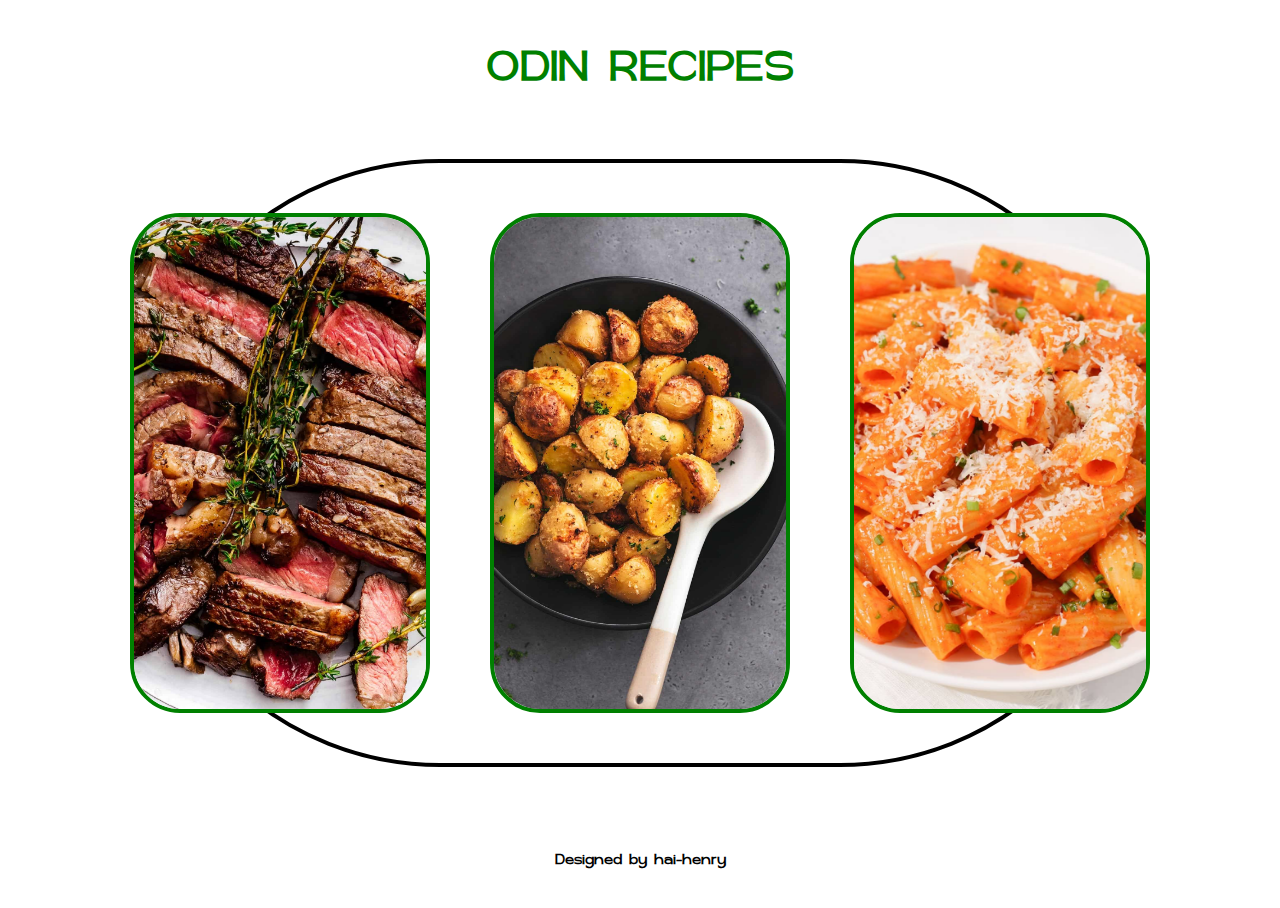
<file: index.html>
<!DOCTYPE html>
<html lang="en">
<head>
    <meta charset="UTF-8">
    <meta http-equiv="X-UA-Compatible" content="IE=edge">
    <meta name="viewport" content="width=device-width, initial-scale=1.0">
    <title>Odin Recipes</title>
    <link rel="stylesheet" href="styles.css">
</head>
<body>
    <div class="container" id="container">
        <div class="title">
            <h1>Odin Recipes</h1>
        </div>
        <div class="recipes">
            <a href="recipes/steak.html" class="recipe-row">
                <div class="img-container">
                    <img src="images/steak.jpg" alt="Delicious steak">
                </div>
                <div class="recipe-info">
                    <h1>Steak</h1>
                    <p>Steak is something you can never go wrong with. It is an essential dish that
                        everyone should know how to make. It's easy, delicious and perfect for any occasion.
                        I will show you how to make steak that will make you never want to order at a restraunt ever
                        again.
                    </p>
                </div>
            </a>
            <a href="recipes/airfrypotatoes.html" class="recipe-row">
                <div class="img-container">
                     <img src="images/airfrypotatoes.jpg" alt="Crispy Potatoes">
                </div>
                <div class="recipe-info">
                    <h1>Air Fried Crispy Potatoes</h1>
                    <p>Air fried crispy potatoes, a perfect snack or even a side dish for your main course
                        such as the declicious steak recipe that I have. This recipe is simple, quick, and
                        delicous.
                    </p>
                </div>
            </a>
            <a href="recipes/creamypasta.html" class="recipe-row">
                <div class="img-container">
                    <img src="images/gochujangpasta.jpg" alt="Creamy Gochujang Pasta">
                </div>
                <div class="recipe-info">
                    <h1>Creamy Gochujang Pasta</h1>
                    <p> This Gochujang pasta is simple and is a perfect for any meal. Pair this with
                        a protein of your choice and you'll have a perfect meal. This pasta has a great
                        combination of spice, sweetness and a savory taste to it.
                    </p>
                </div>
            </a>
        </div>
        <div class="recipe-backdrop"></div> 
        <div class="footer">
            <h5>Designed by hai-henry</h5>
        </div>
    </div>
</body>
</html>
</file>
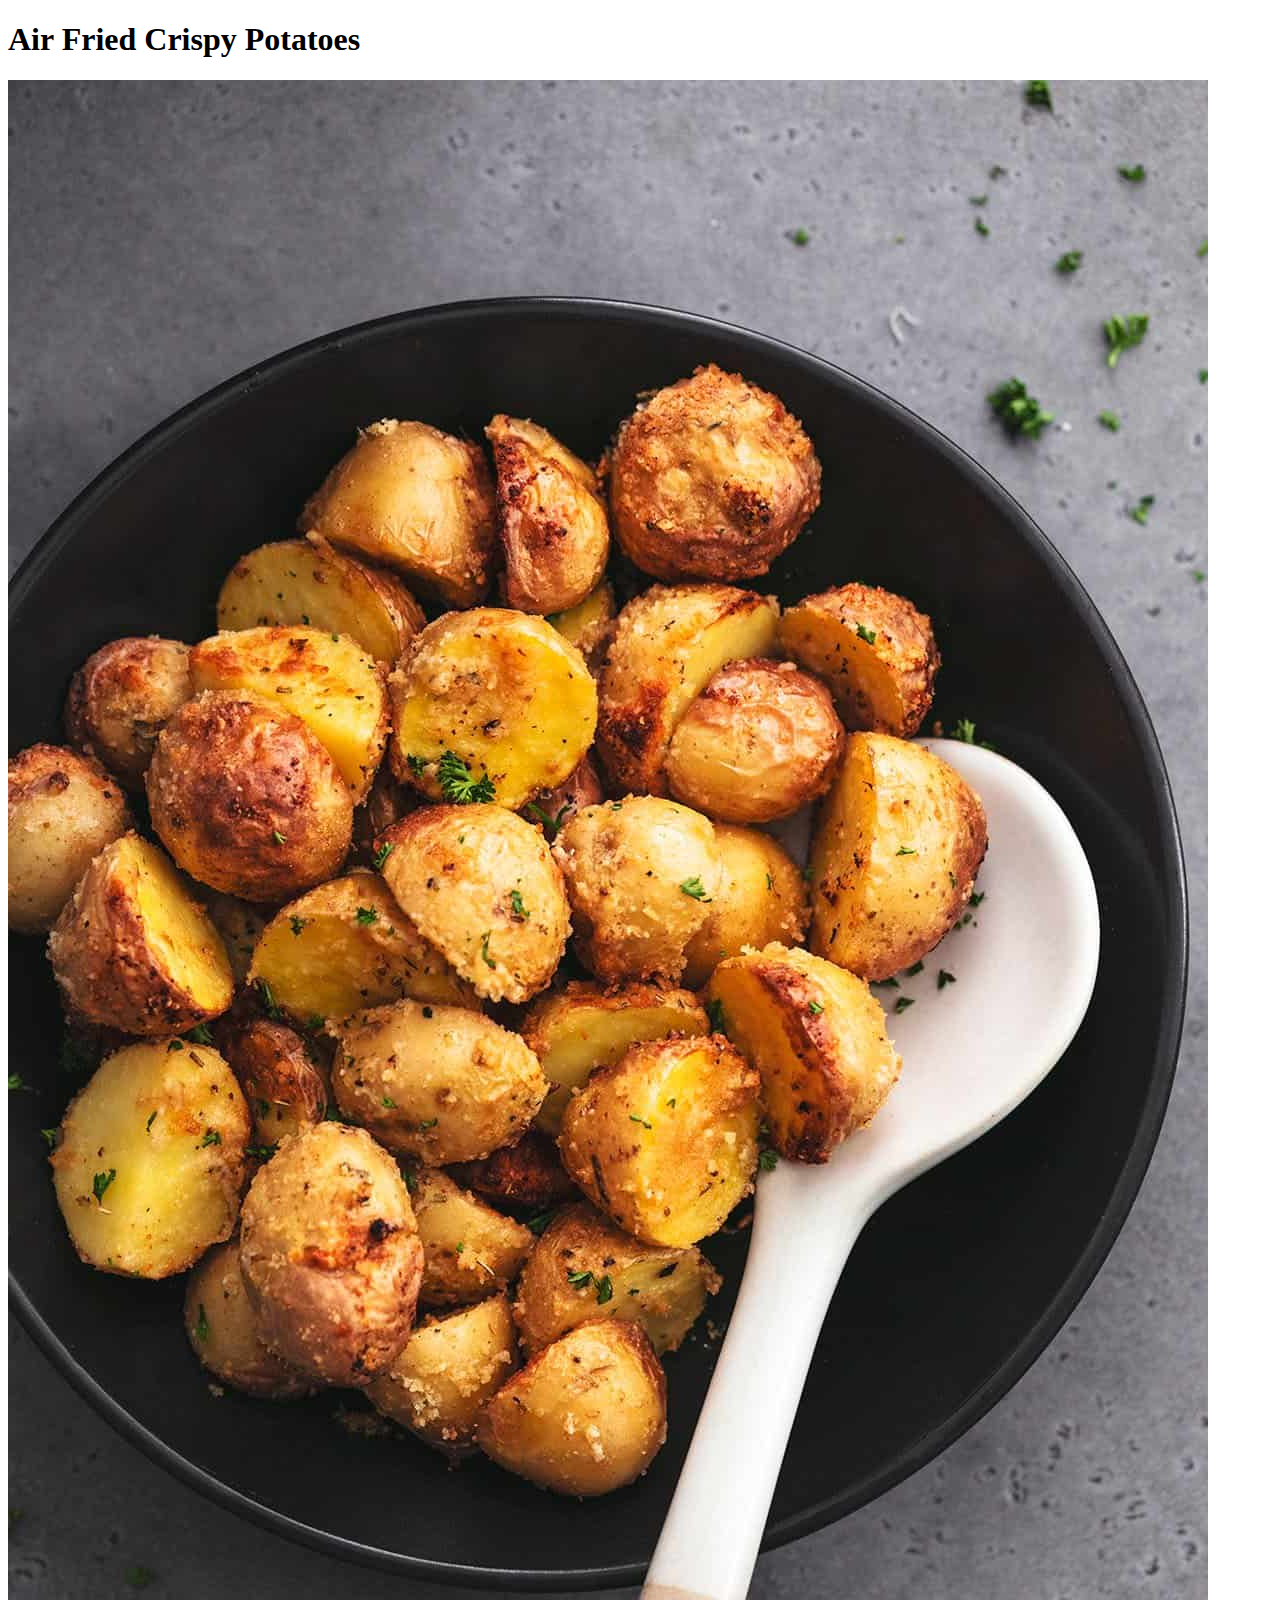
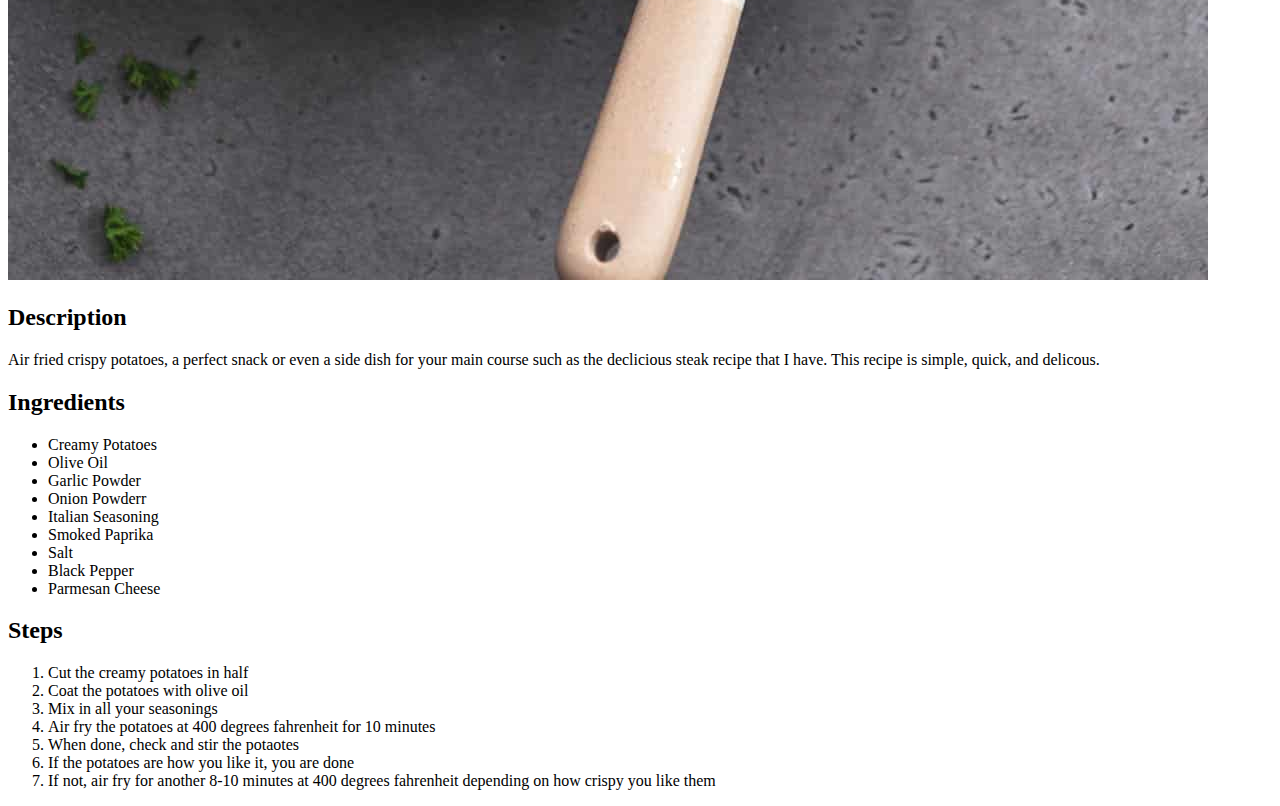
<file: recipes/airfrypotatoes.html>
<!DOCTYPE html>
<html lang="en">
<head>
    <meta charset="UTF-8">
    <meta http-equiv="X-UA-Compatible" content="IE=edge">
    <meta name="viewport" content="width=device-width, initial-scale=1.0">
    <title>Air Fried Potatoes</title>
</head>
<body>
    <h1>Air Fried Crispy Potatoes</h1>
    <a href="https://www.lecremedelacrumb.com/air-fryer-potatoes/">
        <img src="../images/airfrypotatoes.jpg" alt="Crispy potatoes">
    </a>
    <h2>Description</h2>
    <p>Air fried crispy potatoes, a perfect snack or even a side dish for your main course
        such as the declicious steak recipe that I have. This recipe is simple, quick, and
        delicous.
    </p>
    <h2>Ingredients</h2>
    <ul>
        <li>Creamy Potatoes</li>
        <li>Olive Oil</li>
        <li>Garlic Powder</li>
        <li>Onion Powderr</li>
        <li>Italian Seasoning</li>
        <li>Smoked Paprika</li>
        <li>Salt</li>
        <li>Black Pepper</li>
        <li>Parmesan Cheese</li>
    </ul>
    <h2>Steps</h2>
    <ol>
        <li>Cut the creamy potatoes in half</li>
        <li>Coat the potatoes with olive oil</li>
        <li>Mix in all your seasonings</li>
        <li>Air fry the potatoes at 400 degrees fahrenheit for 10 minutes</li>
        <li>When done, check and stir the potaotes</li>
        <li>If the potatoes are how you like it, you are done</li>
        <li>If not, air fry for another 8-10 minutes at 400 degrees fahrenheit 
            depending on how crispy you like them</li>
    </ol>
</body>
</html>
</file>
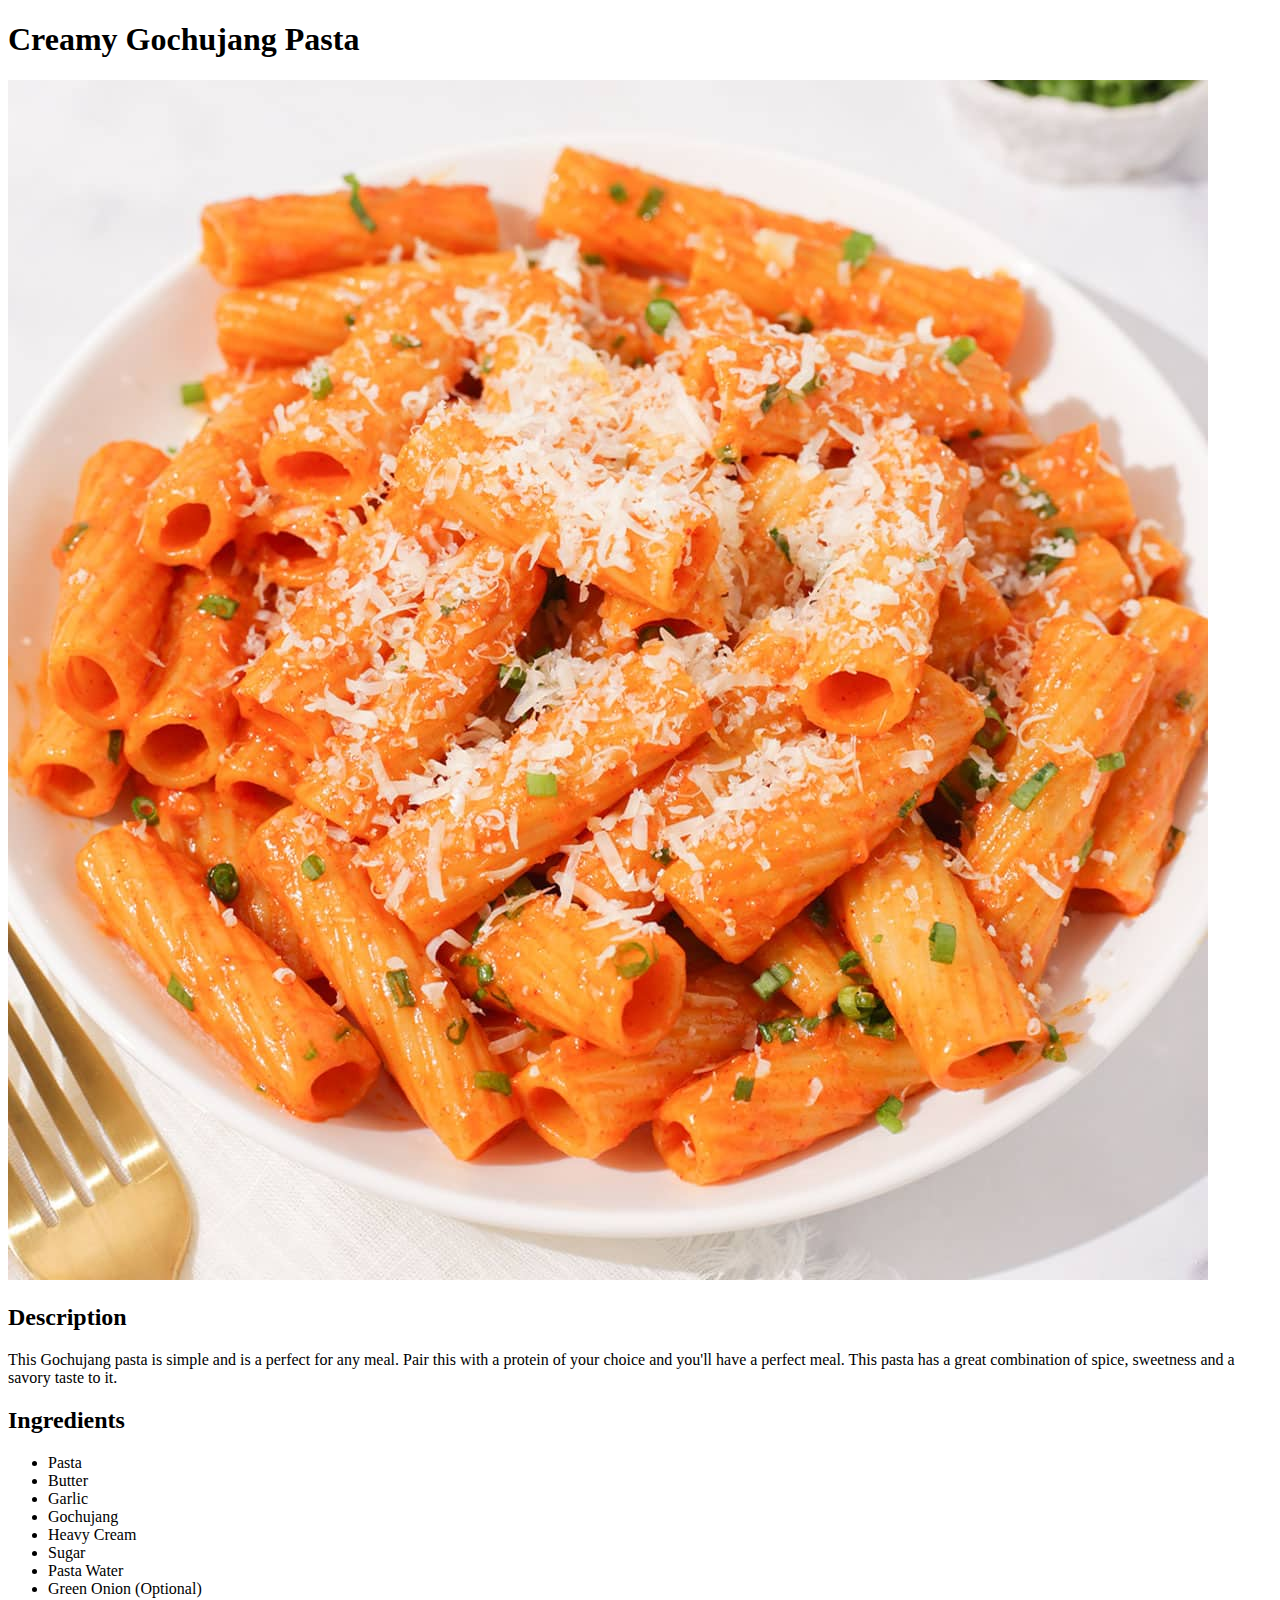
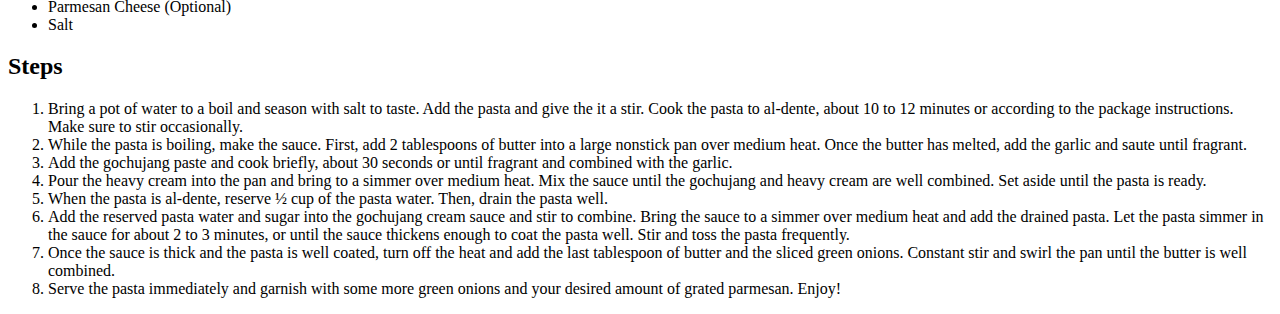
<file: recipes/creamypasta.html>
<!DOCTYPE html>
<html lang="en">
<head>
    <meta charset="UTF-8">
    <meta http-equiv="X-UA-Compatible" content="IE=edge">
    <meta name="viewport" content="width=device-width, initial-scale=1.0">
    <title>Creamy Gochujang Pasta</title>
</head>
<body>
    <h1>Creamy Gochujang Pasta</h1>
    <a href="https://twoplaidaprons.com/gochujang-pasta/#instruction">
        <img src="../images/gochujangpasta.jpg" alt="Creamy Gochujang Pasta plated">
    </a>
    <h2>Description</h2>
    <p> This Gochujang pasta is simple and is a perfect for any meal. Pair this with
        a protein of your choice and you'll have a perfect meal. This pasta has a great
        combination of spice, sweetness and a savory taste to it.
    </p>
    <h2>Ingredients</h2>
    <ul>
        <li>Pasta </li>
        <li>Butter </li>
        <li>Garlic</li>
        <li>Gochujang</li>
        <li>Heavy Cream</li>
        <li>Sugar</li>
        <li>Pasta Water</li>
        <li>Green Onion (Optional)</li>
        <li>Parmesan Cheese (Optional)</li>
        <li>Salt</li>
    </ul>
    <h2>Steps</h2>
    <ol>
        <li>Bring a pot of water to a boil and season with salt to taste. Add the 
            pasta and give the it a stir. Cook the pasta to al-dente, about 10 to 12 
            minutes or according to the package instructions. Make sure to stir 
            occasionally. </li>
        <li>While the pasta is boiling, make the sauce. First, add 2 tablespoons of 
            butter into a large nonstick pan over medium heat. Once the butter has
             melted, add the garlic and saute until fragrant. </li>
        <li>Add the gochujang paste and cook briefly, about 30 seconds or until 
            fragrant and combined with the garlic.</li>
        <li>Pour the heavy cream into the pan and bring to a simmer over medium heat. 
            Mix the sauce until the gochujang and heavy cream are well combined. Set 
            aside until the pasta is ready.</li>
        <li>When the pasta is al-dente, reserve ½ cup of the pasta water. Then, drain 
            the pasta well.</li>
        <li>Add the reserved pasta water and sugar into the gochujang cream sauce and 
            stir to combine. Bring the sauce to a simmer over medium heat and add the 
            drained pasta. Let the pasta simmer in the sauce for about 2 to 3 minutes, 
            or until the sauce thickens enough to coat the pasta well. Stir and toss 
            the pasta frequently.</li>
        <li>Once the sauce is thick and the pasta is well coated, turn off the heat 
            and add the last tablespoon of butter and the sliced green onions. 
            Constant stir and swirl the pan until the butter is well combined.</li>
        <li>Serve the pasta immediately and garnish with some more green onions and 
            your desired amount of grated parmesan. Enjoy!</li>
    </ol>
</body>
</html>
</file>
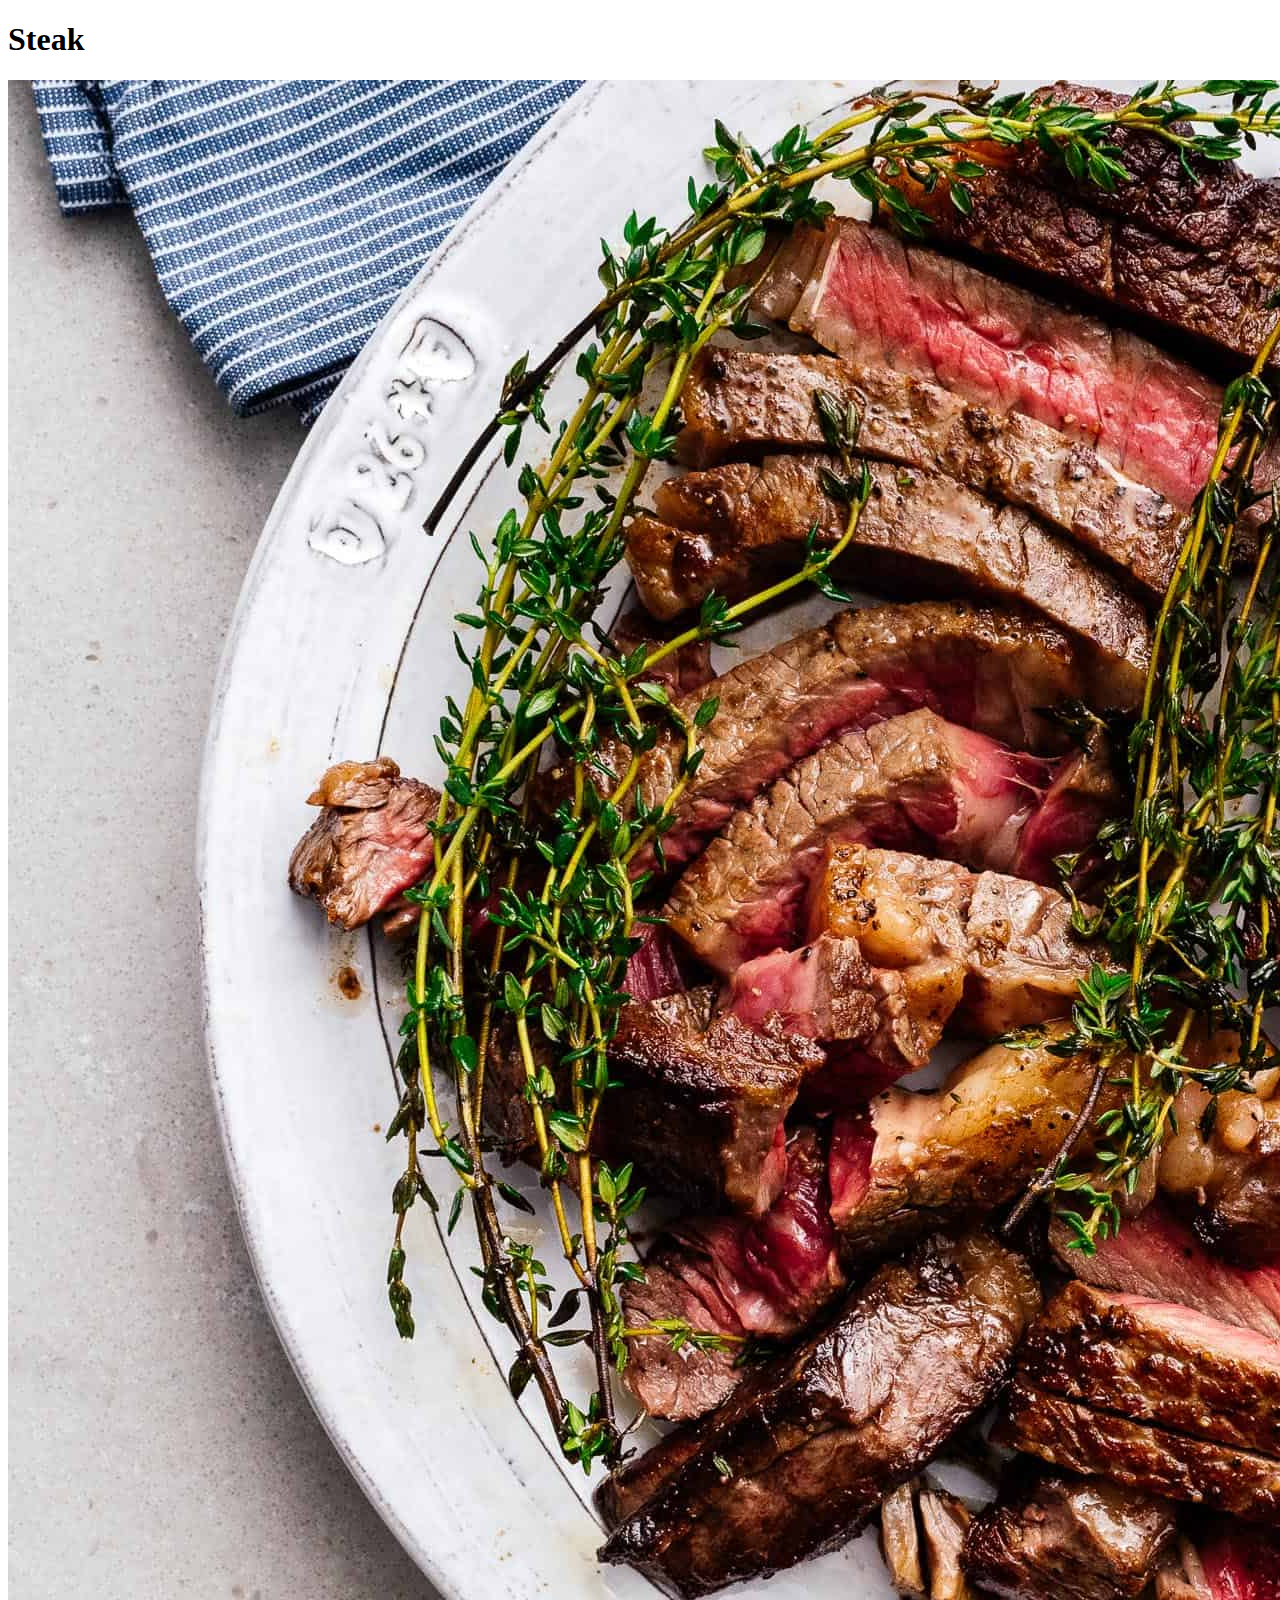
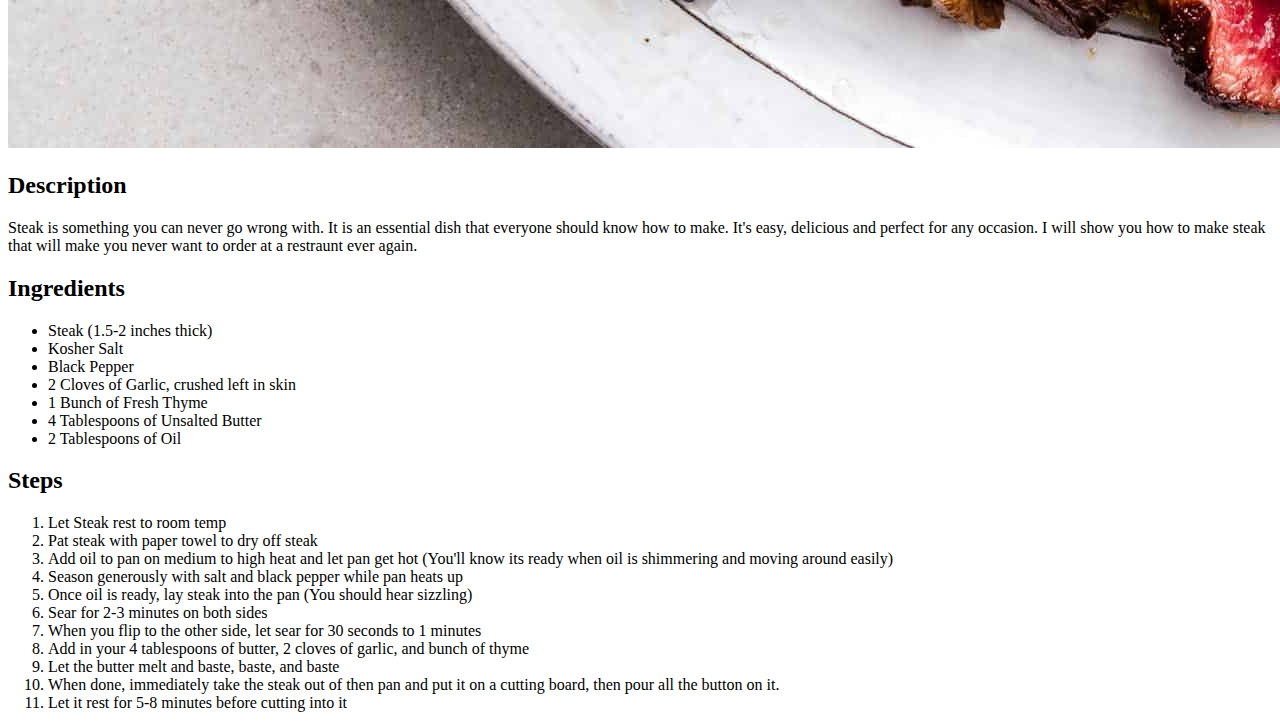
<file: recipes/steak.html>
<!DOCTYPE html>
<html lang="en">
<head>
    <meta charset="UTF-8">
    <meta http-equiv="X-UA-Compatible" content="IE=edge">
    <meta name="viewport" content="width=device-width, initial-scale=1.0">
    <title>Steak</title>
</head>
<body>
    <h1>Steak</h1>
    <a href="https://www.youtube.com/watch?v=SdHE2zgSaxU&t=255s">
        <img src="../images/steak.jpg" alt="Beautifully plated steak">
    </a>
    <h2>Description</h2>
    <p>Steak is something you can never go wrong with. It is an essential dish that
        everyone should know how to make. It's easy, delicious and perfect for any occasion.
        I will show you how to make steak that will make you never want to order at a restraunt ever
        again.
    </p>
    <h2>Ingredients</h2>
    <ul>
        <li>Steak (1.5-2 inches thick)</li>
        <li>Kosher Salt</li>
        <li>Black Pepper</li>
        <li>2 Cloves of Garlic, crushed left in skin</li>
        <li>1 Bunch of Fresh Thyme</li>
        <li>4 Tablespoons of Unsalted Butter</li>
        <li>2 Tablespoons of Oil</li>
    </ul>
    <h2>Steps</h2>
    <ol>
        <li>Let Steak rest to room temp</li>
        <li>Pat steak with paper towel to dry off steak</li>
        <li>Add oil to pan on medium to high heat and let pan get hot 
            (You'll know its ready when oil is shimmering and moving around easily) </li>
        <li>Season generously with salt and black pepper while pan heats up</li>
        <li>Once oil is ready, lay steak into the pan (You should hear sizzling)</li>
        <li>Sear for 2-3 minutes on both sides</li>
        <li>When you flip to the other side, let sear for 30 seconds to 1 minutes</li>
        <li>Add in your 4 tablespoons of butter, 2 cloves of garlic, and bunch of thyme</li>
        <li>Let the butter melt and baste, baste, and baste</li>
        <li>When done, immediately take the steak out of then pan and put it on a cutting board,
            then pour all the button on it.
        </li>
        <li>Let it rest for 5-8 minutes before cutting into it</li>
    </ol>
</body>
</html>
</file>
<file: styles.css>
* {
    font-family: soka;
}

.container {
    border-radius: 10px;
    border: 0px solid black;
    display: block;
    justify-content: center;
    align-items: center;
    height: 97vh;
    position: relative;
}

.title {
    display: block;
    text-align: center;
    color: green;
    position: relative;
    top: 2%;
    font-size: 20px;
    text-transform: uppercase;
}

.recipes a {
    text-decoration: none;
    color: inherit;
}

.recipes {
    display: flex;
    flex-direction: row;
    justify-content: center;
    align-items: center;
    box-sizing:content-box;
    position: absolute;
    z-index: 1;
    top: 50%;
    left: 50%;
    transform: translate(-50%, -50%);
    gap: 40px;
}

.recipe-row {
    flex-grow: 1;
    flex-shrink: 1;
    flex-basis: 100px;
    padding: 10px;
    border-radius: 10px;
    font-size: 15px;
    text-align: center;
    transition: 1.5s;
    display: flex;
    flex-direction: column;
    justify-content: center;
    align-items: center;
}

.recipe-row:hover {
    transform: scale(1.1);
    z-index: 2;
}

.recipe-row .recipe-info {
    opacity: 0;
    transition: opacity 0.5s ease;
    position: absolute;
    top: 10%;
    color: white;
    box-sizing: border-box;
    width: 280px;
    height: 500px;
}

.recipe-row:hover .recipe-info {
    opacity: 1;
    z-index: 3;
}

.img-container {
    box-sizing: border-box;
    width: 300px; 
    height: 500px; 
    overflow: hidden; 
    border-radius: 50px;
    border: 4px solid green;
}
  
.img-container img {
    width: 100%;
    height: 100%;
    object-fit: cover; 
    object-position: center; 
}

.recipe-row:hover .img-container {
    filter: brightness(40%);
}

.recipe-backdrop {
    position: absolute;
    border-radius: 1000px;
    border: 4px solid black;
    z-index: 0;
    top: 50%;
    left: 50%;
    transform: translate(-50%, -50%);
    width: 1000px;
    height: 600px;
}

.footer {
    position: absolute;
    left: 50%;
    bottom: 1%;
    transform: translateX(-50%);
    text-align: center;
}

@font-face {
    font-family: soka;
    src: url(fonts/soka-Regular.ttf);
}

@font-face {
    font-family: soka-thin;
    src: url(fonts/soka-Thin.ttf);
}

@font-face {
    font-family: soka-bold;
    src: url(fonts/soka-UltraBold.ttf);
}
</file>
